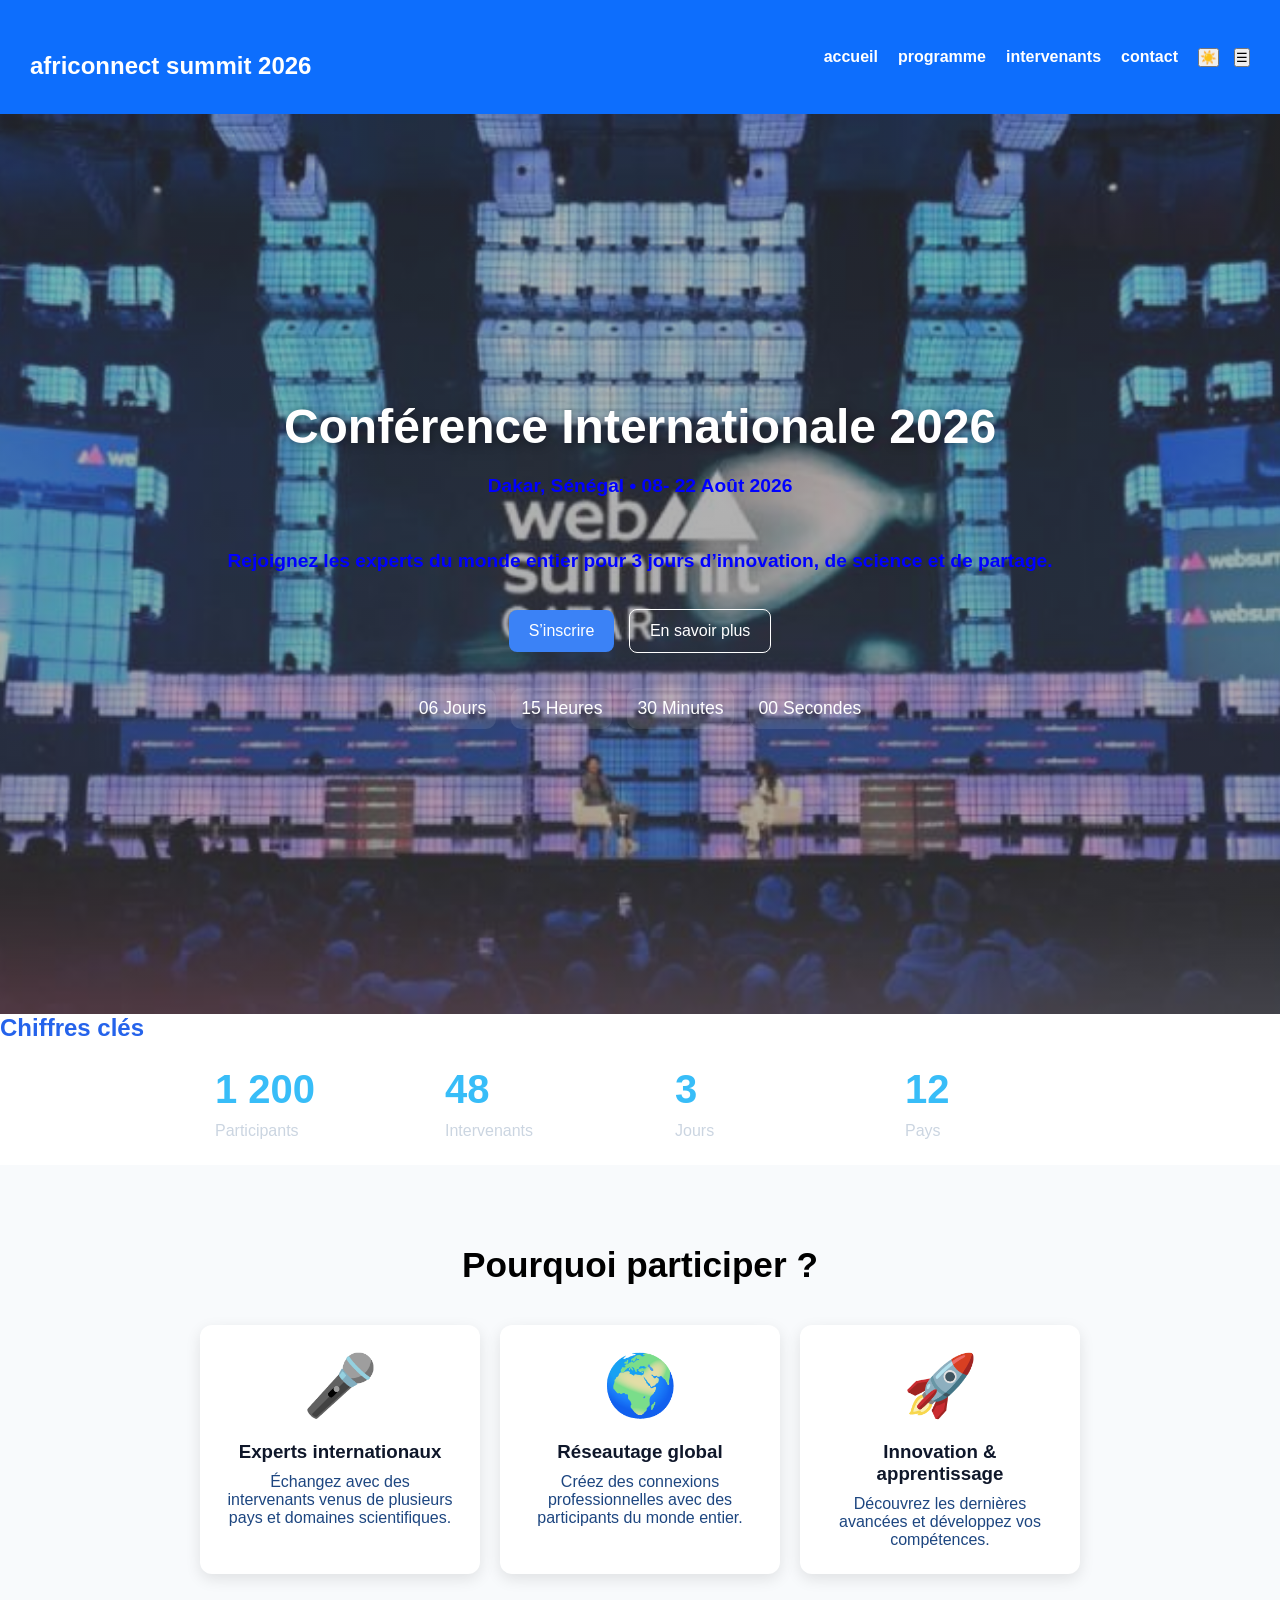
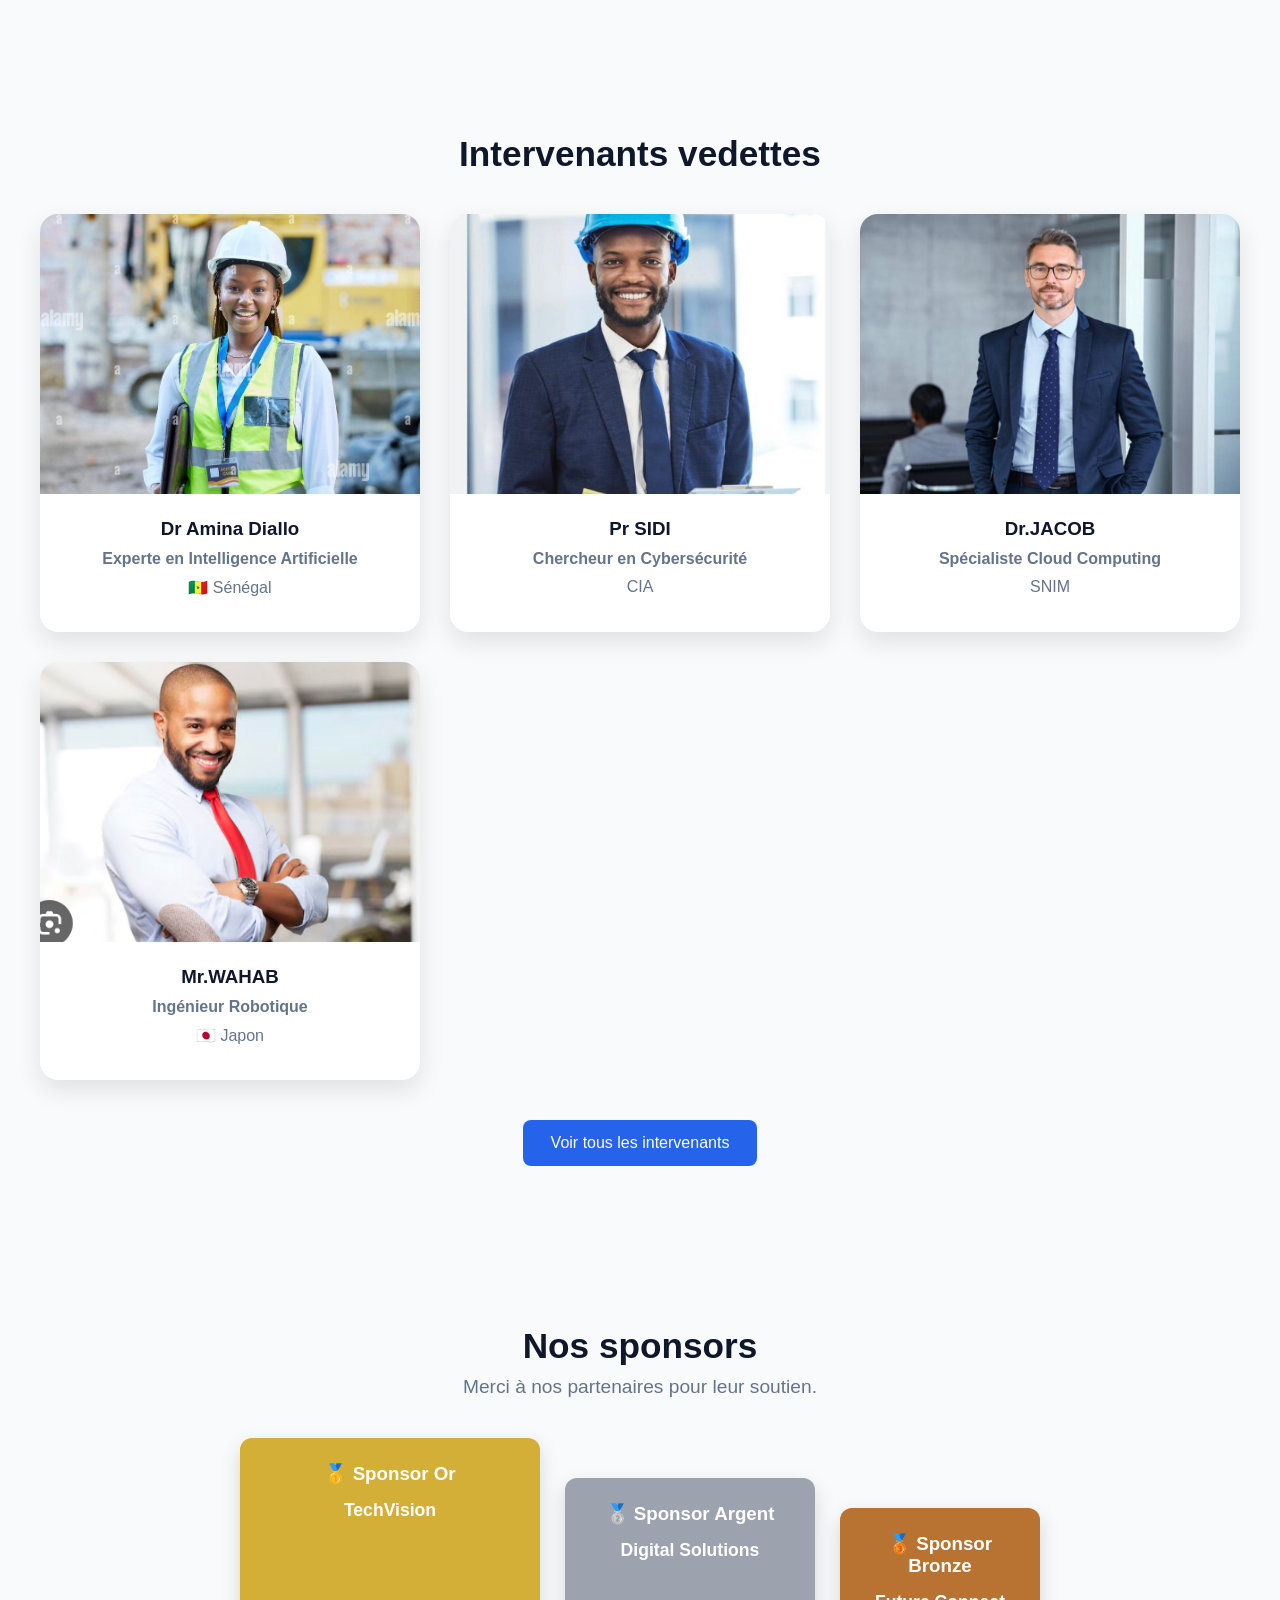
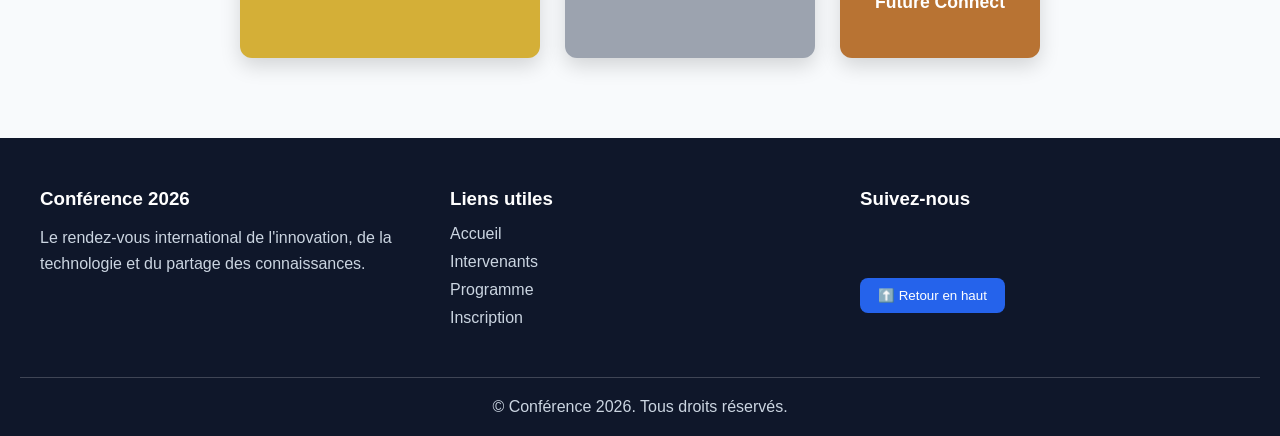
<file: index.html>
<!DOCTYPE html>
<html lang="en">
<head>
    <meta charset="UTF-8">
    <meta name="viewport" content="width=device-width, initial-scale=1.0">
    <title>Document</title>
    <link rel="stylesheet" href="css/style.css">
</head>
<body>
    <!--Navbar-->
<header class="navbar">
    <h1 class="logo">
            <a href="index.html">africonnect summit 2026</a>
            </h1>
    <nav>
        <div>
            
            
        
        <ul class="nav-links">
           
             <li><a href="index.html">accueil</a></li>
              <li><a href="programme.html">programme</a></li>
               <li><a href="intervenants.html">intervenants</a></li>
                <li><a href="contact.html">contact</a></li>
        </ul>
        </div>
        
    </nav>
    <div class="action">

    <button class="theme-togle"> ☀️</button>
    <button class="menu-toggle">☰</button>
    </div>
</header>
 <section class="hero">
  <div class="hero-content">
    <h1 class="fade-in">Conférence Internationale 2026</h1>

    <p class="subtitle fade-in">
      Dakar, Sénégal • 08- 22 Août 2026
    </p>

    <p class="description fade-in">
      Rejoignez les experts du monde entier pour 3 jours d’innovation, de science et de partage.
    </p>

    <div class="buttons fade-in">
      <button class="btn primary">S’inscrire</button>
      <button class="btn secondary">En savoir plus</button>
    </div>

    <div class="countdown fade-in">
      <div><span id="days">06</span> Jours</div>
      <div><span id="hours">15</span> Heures</div>
      <div><span id="minutes">30</span> Minutes</div>
      <div><span id="seconds">00</span> Secondes</div>
    </div>
  </div>
</section>
<section class="stats-section">
  <h2 class="title">Chiffres clés</h2>

  <div class="stats-grid">
    <div class="stat">
      <span class="number" data-target="1200">1 200</span>
      <p>Participants</p>
    </div>

    <div class="stat">
      <span class="number" data-target="48">48</span>
      <p>Intervenants</p>
    </div>

    <div class="stat">
      <span class="number" data-target="3">3</span>
      <p>Jours</p>
    </div>

    <div class="stat">
      <span class="number" data-target="12">12</span>
      <p>Pays</p>
    </div>
  </div>
</section>
<section class="why-participate">
  <h2>Pourquoi participer ?</h2>

  <div class="reasons">

    <div class="reason fade-up">
      <div class="icon">🎤</div>
      <h3>Experts internationaux</h3>
      <p>Échangez avec des intervenants venus de plusieurs pays et domaines scientifiques.</p>
    </div>

    <div class="reason fade-up">
      <div class="icon">🌍</div>
      <h3>Réseautage global</h3>
      <p>Créez des connexions professionnelles avec des participants du monde entier.</p>
    </div>

    <div class="reason fade-up">
      <div class="icon">🚀</div>
      <h3>Innovation & apprentissage</h3>
      <p>Découvrez les dernières avancées et développez vos compétences.</p>
    </div>

  </div>
</section>

<section class="featured-speakers">
    <h2>Intervenants vedettes</h2>

    <div class="speakers-grid">

        <div class="speaker-card">
            <img src="images/amina.jpeg" alt="Dr Amina Diallo">
            <h3>Dr Amina Diallo</h3>
            <p class="title">Experte en Intelligence Artificielle</p>
            <p class="country">🇸🇳 Sénégal</p>
        </div>

        <div class="speaker-card">
            <img src="images/sidi.jpeg" alt="Pr John Smith">
            <h3>Pr SIDI</h3>
            <p class="title">Chercheur en Cybersécurité</p>
            <p class="country">CIA</p>
        </div>

        <div class="speaker-card">
            <img src="images/jacob.jpeg" alt="Maria Garcia">
            <h3>Dr.JACOB</h3>
            <p class="title">Spécialiste Cloud Computing</p>
            <p class="country">SNIM</p>
        </div>

        <div class="speaker-card">
            <img src="images/wahab.jpeg" alt="Kenji Tanaka">
            <h3>Mr.WAHAB</h3>
            <p class="title">Ingénieur Robotique</p>
            <p class="country">🇯🇵 Japon</p>
        </div>

    </div>

    <a href="intervenants.html" class="btn-speakers">
        Voir tous les intervenants
    </a>
</section>

<section class="sponsors">
    <h2>Nos sponsors</h2>
    <p class="subtitle">Merci à nos partenaires pour leur soutien.</p>

    <div class="sponsors-container">

        <div class="sponsor gold">
            <h3>🥇 Sponsor Or</h3>
            <p>TechVision</p>
        </div>

        <div class="sponsor silver">
            <h3>🥈 Sponsor Argent</h3>
            <p>Digital Solutions</p>
        </div>

        <div class="sponsor bronze">
            <h3>🥉 Sponsor Bronze</h3>
            <p>Future Connect</p>
        </div>

    </div>
</section>

<footer class="footer">

    <div class="footer-container">

        <div class="footer-column">
            <h3>Conférence 2026</h3>
            <p>Le rendez-vous international de l'innovation, de la technologie et du partage des connaissances.</p>
        </div>

        <div class="footer-column">
            <h3>Liens utiles</h3>
            <ul>
                <li><a href="index.html">Accueil</a></li>
                <li><a href="intervenants.html">Intervenants</a></li>
                <li><a href="programme.html">Programme</a></li>
                <li><a href="inscription.html">Inscription</a></li>
            </ul>
        </div>

        <div class="footer-column">
            <h3>Suivez-nous</h3>

            <div class="social-icons">
                <a href="#"><i class="fab fa-facebook-f"></i></a>
                <a href="#"><i class="fab fa-x-twitter"></i></a>
                <a href="#"><i class="fab fa-instagram"></i></a>
                <a href="#"><i class="fab fa-linkedin-in"></i></a>
            </div>

            <button id="topBtn">⬆️ Retour en haut</button>
        </div>

    </div>

    <div class="footer-bottom">
        <p>&copy; <span id="year"></span> Conférence 2026. Tous droits réservés.</p>
    </div>

</footer>


 
 
</body>
</html>
</file>
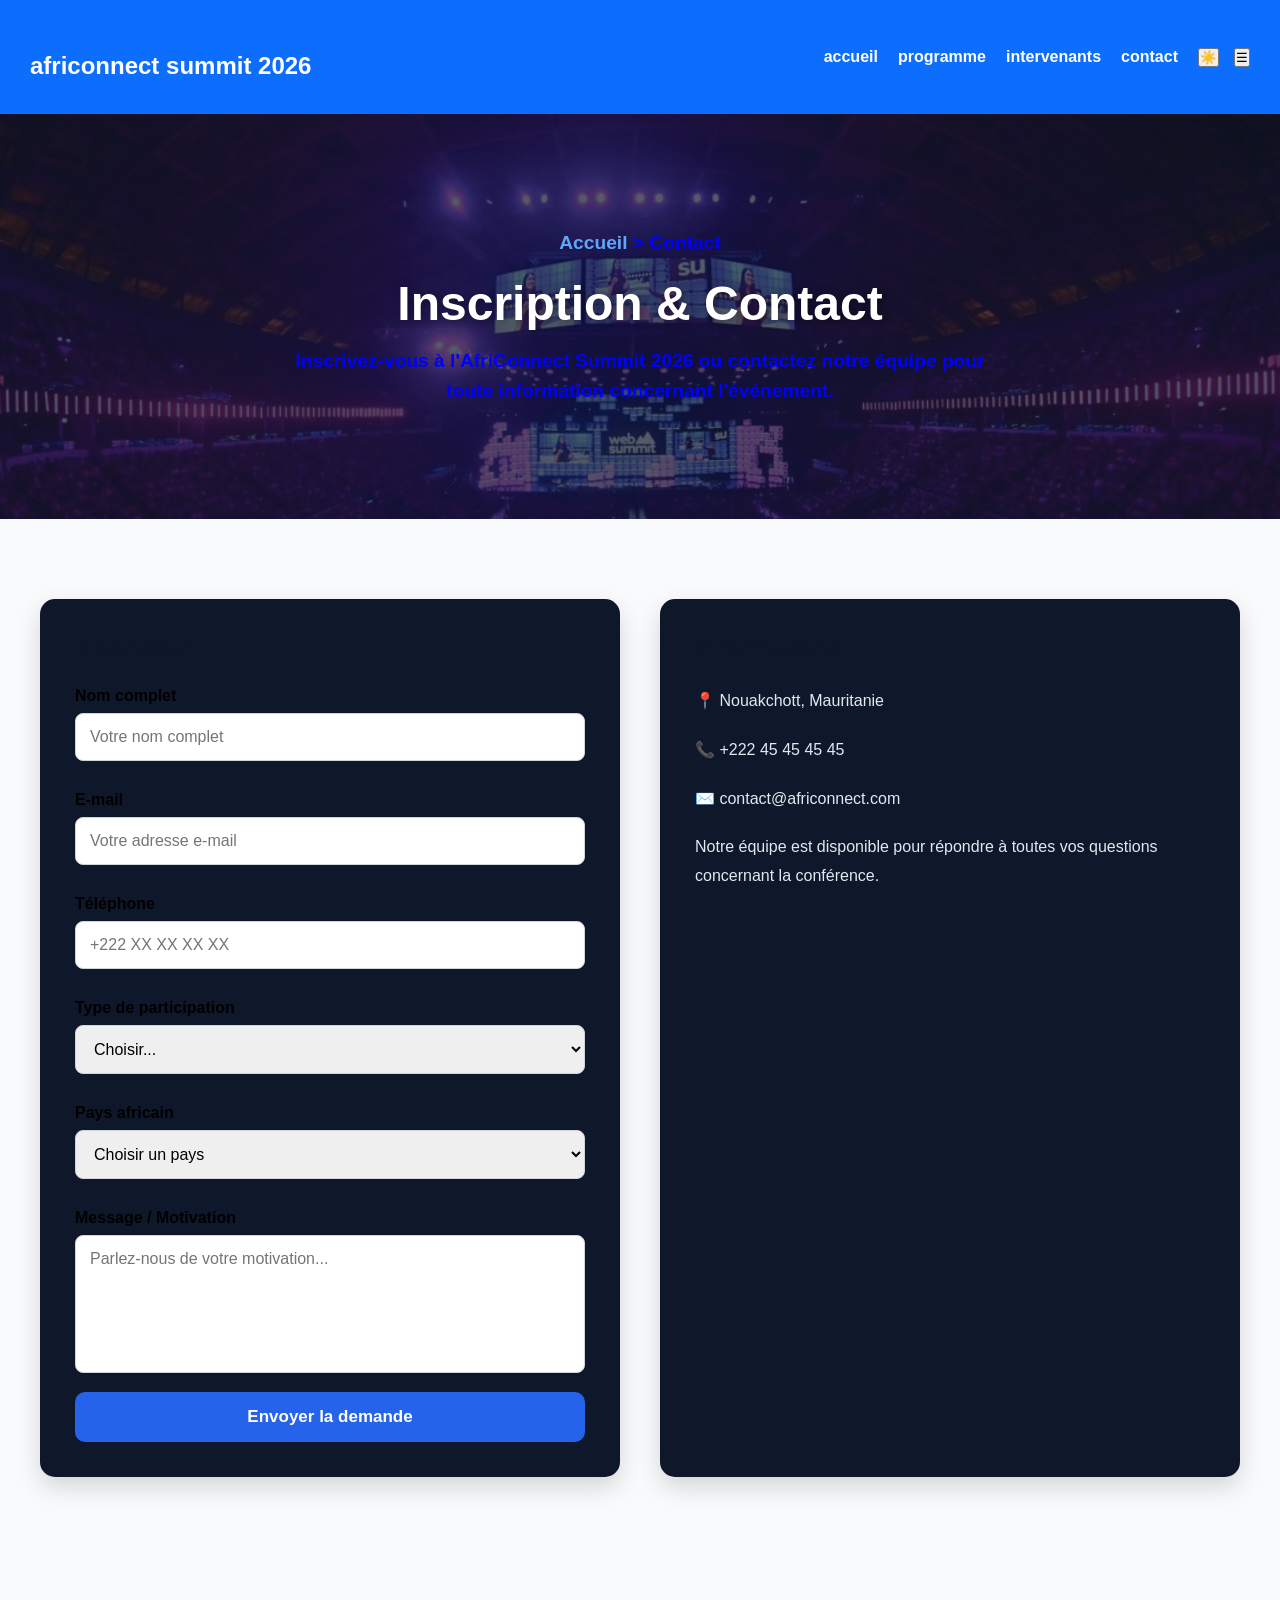
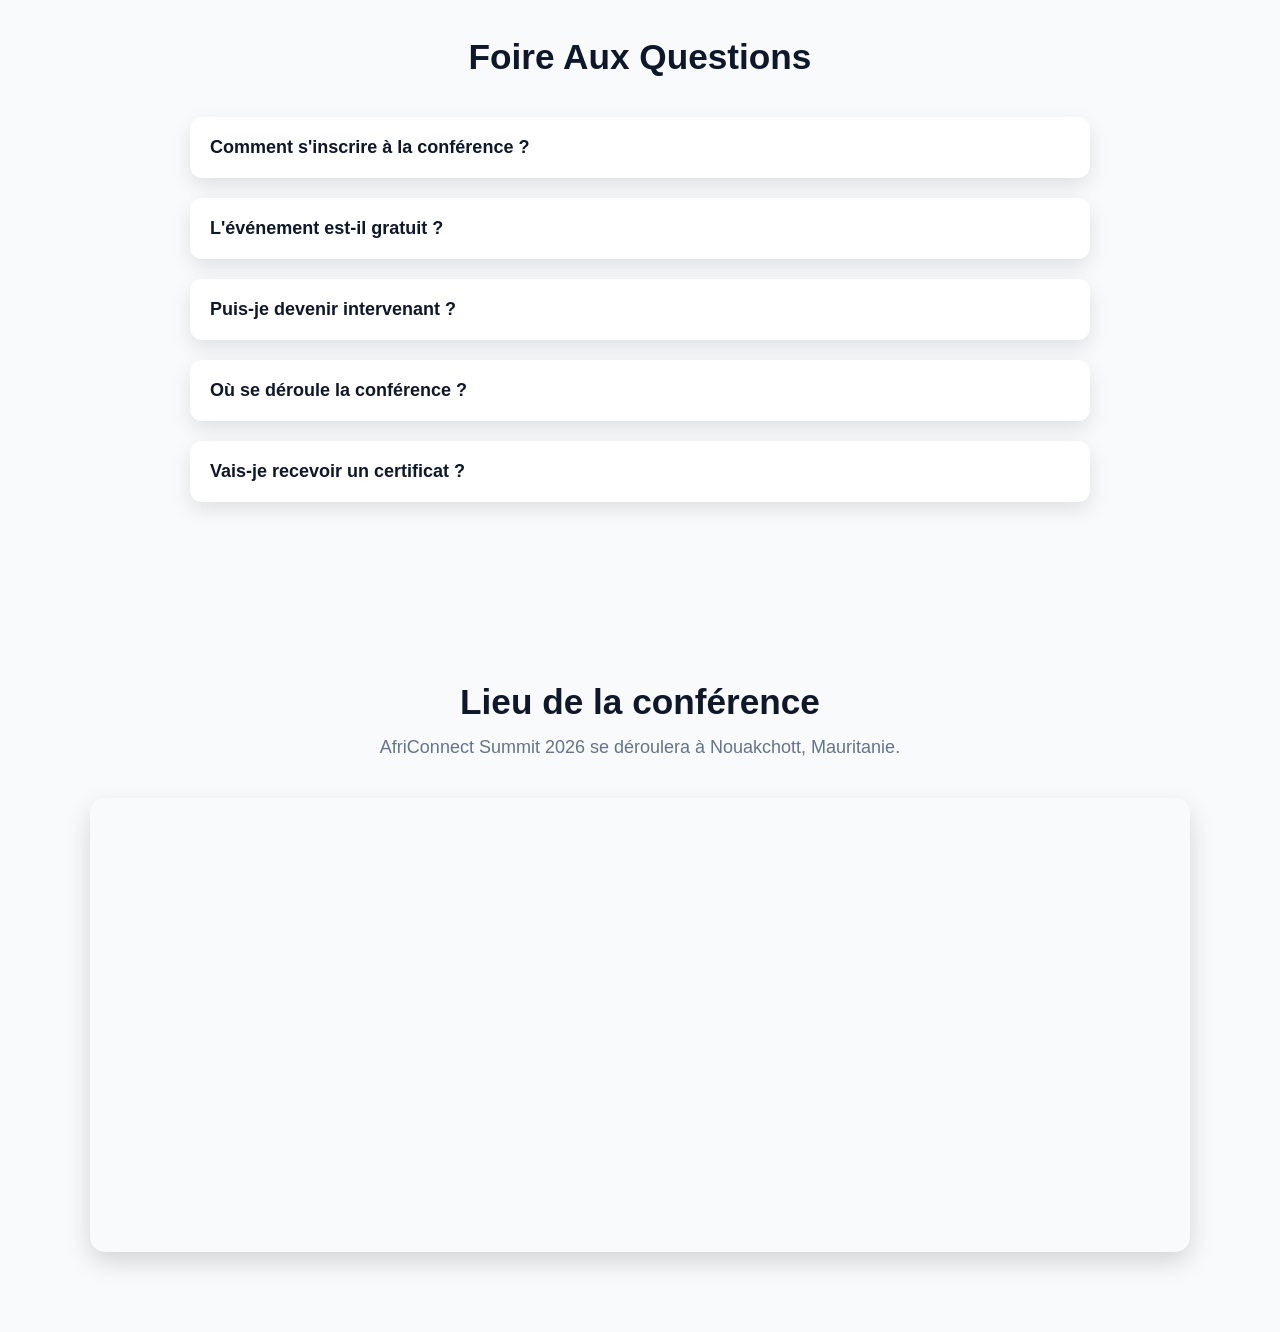
<file: contact.html>
<!DOCTYPE html>
<html lang="en">
<head>
    <meta charset="UTF-8">
    <meta name="viewport" content="width=device-width, initial-scale=1.0">
    <title>Document</title>
    <link rel="stylesheet" href="css/style.css">
</head>
<body>
    <header class="navbar">
        <h1 class="logo">
            <a href="index.html">africonnect summit 2026</a>
            </h1>
    <nav>
        <div>
           
        
        <ul class="nav-links">
           
             <li><a href="index.html">accueil</a></li>
              <li><a href="programme.html">programme</a></li>
               <li><a href="intervenants.html">intervenants</a></li>
                <li><a href="contact.html">contact</a></li>
        </ul>
        </div>
        
    </nav>
     
      <div class="action">

    <button class="theme-togle"> ☀️</button>
    <button class="menu-toggle">☰</button>
    </div>
</header>
<section class="page-hero">

    <div class="hero-content">

        <p class="breadcrumb">
            <a href="index.html">Accueil</a> &gt; Contact
        </p>

        <h1>Inscription & Contact</h1>

        <p>
            Inscrivez-vous à l'AfriConnect Summit 2026 ou contactez notre équipe
            pour toute information concernant l'événement.
        </p>

    </div>

</section>
<section class="contact-section">

    <div class="contact-container">

        <!-- Formulaire -->
        <div class="contact-form">

            <h2>Inscription</h2>

            <form>

                <label>Nom complet</label>
                <input type="text" placeholder="Votre nom complet" required>

                <label>E-mail</label>
                <input type="email" placeholder="Votre adresse e-mail" required>

                <label>Téléphone</label>
                <input type="tel" placeholder="+222 XX XX XX XX">

                <label>Type de participation</label>
                <select required>
                    <option value="">Choisir...</option>
                    <option>Participant</option>
                    <option>Intervenant</option>
                    <option>Sponsor</option>
                    <option>Presse</option>
                </select>

                <label>Pays africain</label>
                <select required>
                    <option value="">Choisir un pays</option>
                    <option>Sénégal</option>
                    <option>Mauritanie</option>
                    <option>Mali</option>
                    <option>Guinée</option>
                    <option>Côte d'Ivoire</option>
                    <option>Maroc</option>
                    <option>Algérie</option>
                    <option>Tunisie</option>
                    <option>Niger</option>
                    <option>Cameroun</option>
                </select>

                <label>Message / Motivation</label>

                <textarea rows="6"
                placeholder="Parlez-nous de votre motivation..."></textarea>

                <button type="submit">
                    Envoyer la demande
                </button>

            </form>

        </div>

        <!-- Informations -->
        <div class="contact-info">

            <h2>Informations</h2>

            <p>📍 Nouakchott, Mauritanie</p>

            <p>📞 +222 45 45 45 45</p>

            <p>✉️ contact@africonnect.com</p>

            <p>
                Notre équipe est disponible pour répondre
                à toutes vos questions concernant la conférence.
            </p>

        </div>

    </div>

</section>

<section class="faq">

    <h2>Foire Aux Questions</h2>

    <div class="faq-item">

        <input type="checkbox" id="faq1">

        <label for="faq1">
            Comment s'inscrire à la conférence ?
        </label>

        <div class="faq-content">
            <p>
                Remplissez le formulaire d'inscription et cliquez sur
                « Envoyer la demande ».
            </p>
        </div>

    </div>

    <div class="faq-item">

        <input type="checkbox" id="faq2">

        <label for="faq2">
            L'événement est-il gratuit ?
        </label>

        <div class="faq-content">
            <p>
                Oui, l'inscription est gratuite pour les participants
                sélectionnés.
            </p>
        </div>

    </div>

    <div class="faq-item">

        <input type="checkbox" id="faq3">

        <label for="faq3">
            Puis-je devenir intervenant ?
        </label>

        <div class="faq-content">
            <p>
                Oui. Choisissez « Intervenant » dans le formulaire
                d'inscription.
            </p>
        </div>

    </div>

    <div class="faq-item">

        <input type="checkbox" id="faq4">

        <label for="faq4">
            Où se déroule la conférence ?
        </label>

        <div class="faq-content">
            <p>
                La conférence se déroule à Nouakchott en Mauritanie.
            </p>
        </div>

    </div>

    <div class="faq-item">

        <input type="checkbox" id="faq5">

        <label for="faq5">
            Vais-je recevoir un certificat ?
        </label>

        <div class="faq-content">
            <p>
                Oui, un certificat de participation sera remis à tous
                les participants.
            </p>
        </div>

    </div>

</section>
<section class="map-section">

    <h2>Lieu de la conférence</h2>

    <p>
        AfriConnect Summit 2026 se déroulera à Nouakchott, Mauritanie.
    </p>

    <div class="map-container">

        <iframe
            src="https://www.google.com/maps?q=Nouakchott,Mauritania&output=embed"
            width="100%"
            height="450"
            style="border:0;"
            allowfullscreen=""
            loading="lazy">
        </iframe>

    </div>

</section>

    
</body>
</html>
</file>
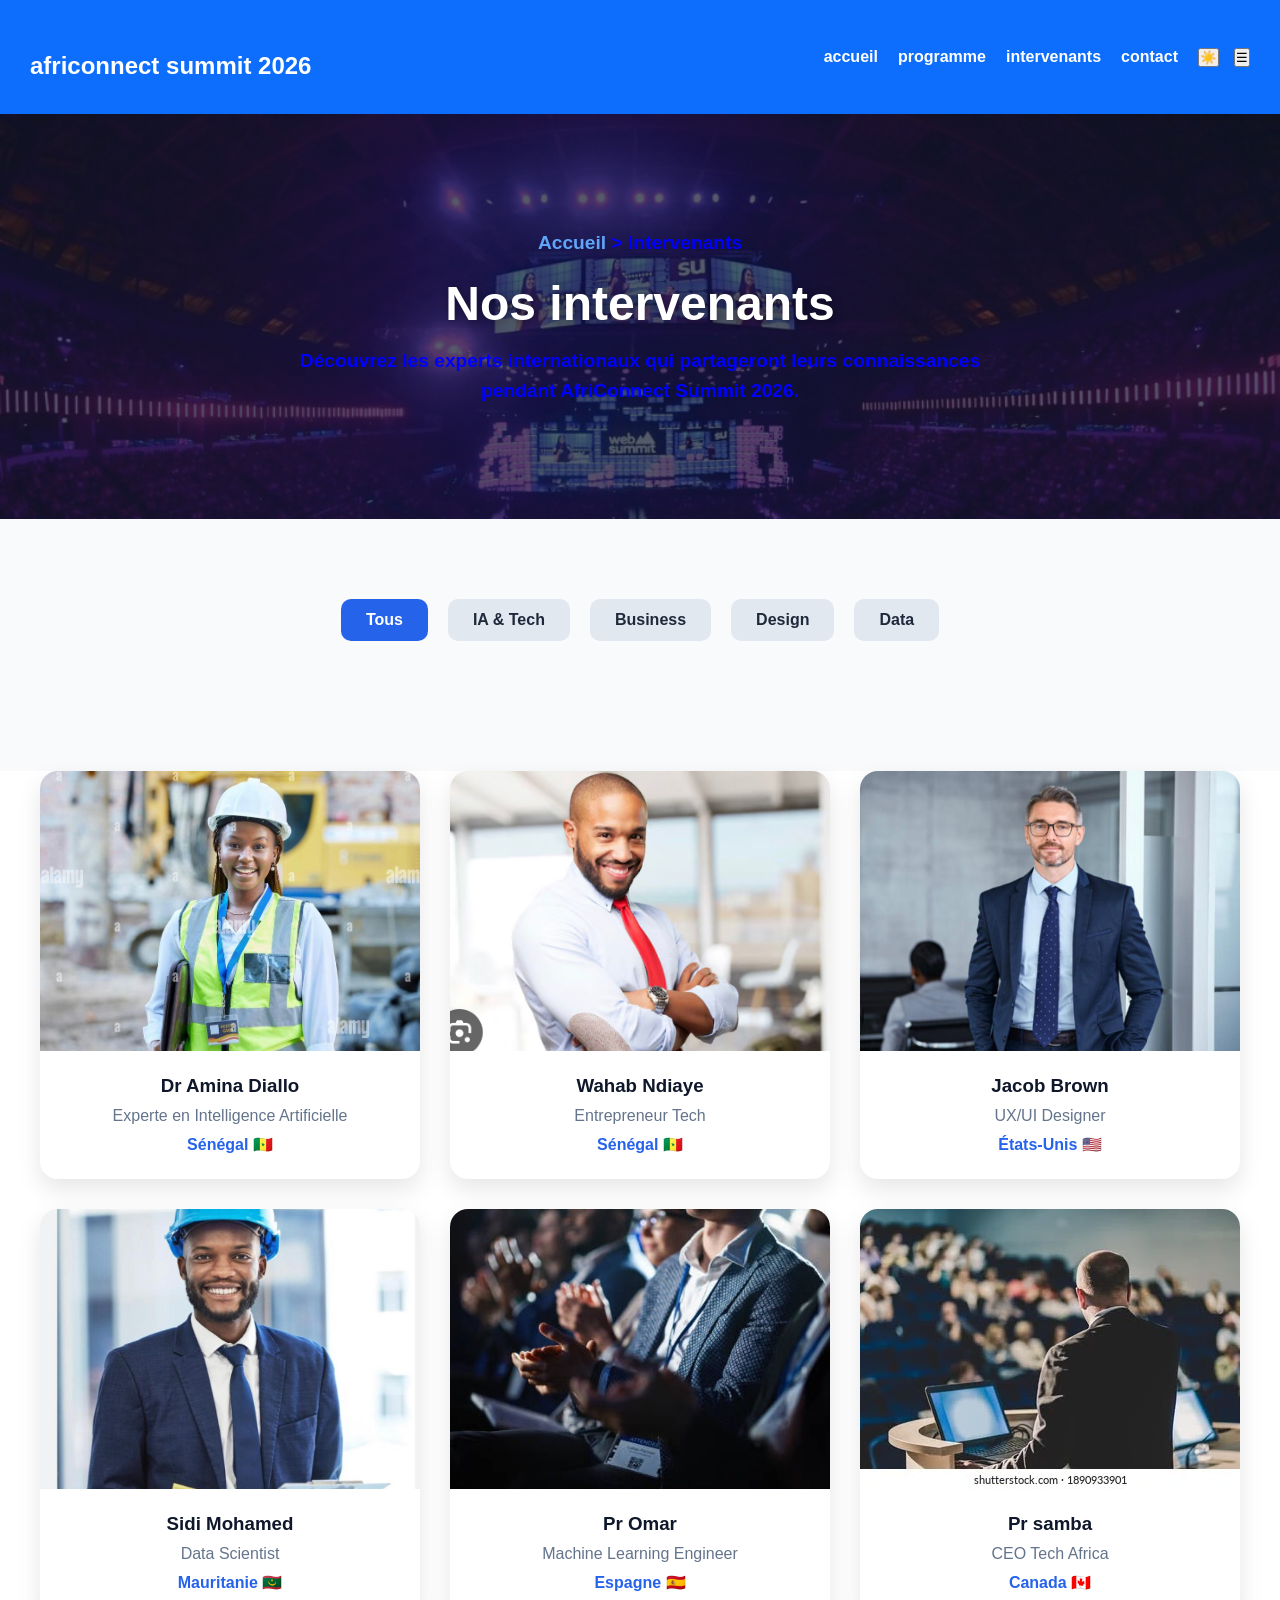
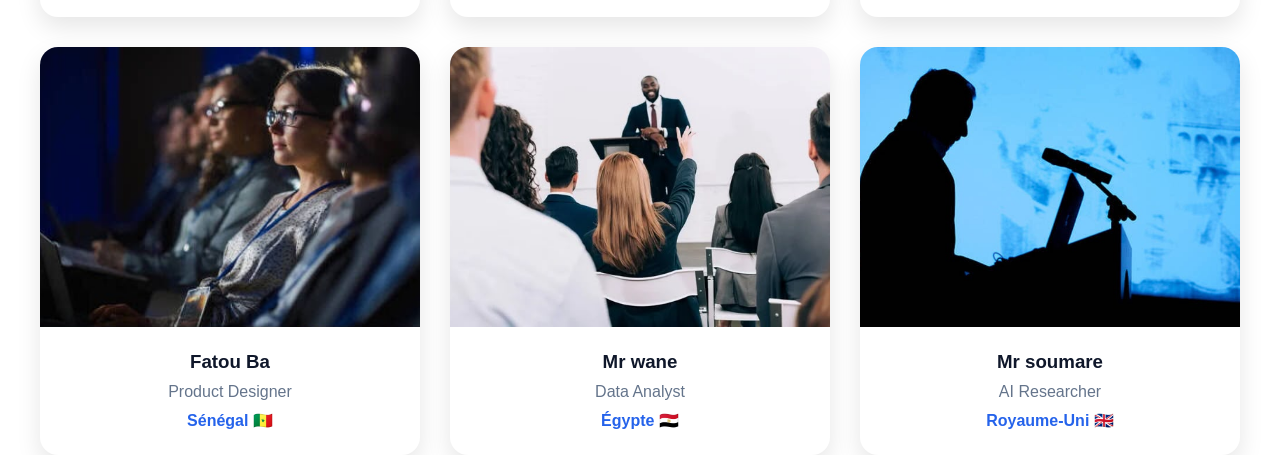
<file: intervenants.html>
<!DOCTYPE html>
<html lang="en">
<head>
    <meta charset="UTF-8">
    <meta name="viewport" content="width=device-width, initial-scale=1.0">
    <title>Document</title>
    <link rel="stylesheet" href="css/style.css">
</head>
<body>
    <header class="navbar">
        <h1 class="logo">
            <a href="index.html">africonnect summit 2026</a>
            </h1>
    <nav>
        <div>
           
        
        <ul class="nav-links">
           
             <li><a href="index.html">accueil</a></li>
              <li><a href="programme.html">programme</a></li>
               <li><a href="intervenants.html">intervenants</a></li>
                <li><a href="contact.html">contact</a></li>
        </ul>
        </div>
        
    </nav>
     <div class="action">

    <button class="theme-togle"> ☀️</button>
    <button class="menu-toggle">☰</button>
    </div>
       
</header>
<section class="page-hero">
    <div class="hero-content">
        <p class="breadcrumb">
            <a href="index.html">Accueil</a> &gt; Intervenants
        </p>

        <h1>Nos intervenants</h1>

        <p>
            Découvrez les experts internationaux qui partageront leurs
            connaissances pendant AfriConnect Summit 2026.
        </p>
    </div>
</section>
<section class="speakers">

    <div class="filters">

        <button class="filter-btn active" data-filter="all">Tous</button>

        <button class="filter-btn" data-filter="ia">IA & Tech</button>

        <button class="filter-btn" data-filter="business">Business</button>

        <button class="filter-btn" data-filter="design">Design</button>

        <button class="filter-btn" data-filter="data">Data</button>

    </div>
</section>
<div class="speakers-grid">

    <div class="speaker-card" data-category="ia">
        <img src="images/amina.jpeg" alt="Amina Diallo">
        <h3>Dr Amina Diallo</h3>
        <p>Experte en Intelligence Artificielle</p>
        <span>Sénégal 🇸🇳</span>
    </div>

    <div class="speaker-card" data-category="business">
        <img src="images/wahab.jpeg" alt="Wahab Ndiaye">
        <h3>Wahab Ndiaye</h3>
        <p>Entrepreneur Tech</p>
        <span>Sénégal 🇸🇳</span>
    </div>

    <div class="speaker-card" data-category="design">
        <img src="images/jacob.jpeg" alt="Jacob Brown">
        <h3>Jacob Brown</h3>
        <p>UX/UI Designer</p>
        <span>États-Unis 🇺🇸</span>
    </div>

    <div class="speaker-card" data-category="data">
        <img src="images/sidi.jpeg" alt="Sidi Mohamed">
        <h3>Sidi Mohamed</h3>
        <p>Data Scientist</p>
        <span>Mauritanie 🇲🇷</span>
    </div>

    <div class="speaker-card" data-category="ia">
        <img src="images/Omar.jpeg" alt="Maria Garcia">
        <h3>Pr  Omar</h3>
        <p>Machine Learning Engineer</p>
        <span>Espagne 🇪🇸</span>
    </div>

    <div class="speaker-card" data-category="business">
        <img src="images/samba.jpeg" alt="Paul Johnson">
        <h3>Pr samba</h3>
        <p>CEO Tech Africa</p>
        <span>Canada 🇨🇦</span>
    </div>

    <div class="speaker-card" data-category="design">
        <img src="images/fatou Ba.jpeg" alt="Fatou Ba">
        <h3>Fatou Ba</h3>
        <p>Product Designer</p>
        <span>Sénégal 🇸🇳</span>
    </div>

    <div class="speaker-card" data-category="data">
        <img src="images/wane.jpeg" alt="Ali Hassan">
        <h3>Mr wane</h3>
        <p>Data Analyst</p>
        <span>Égypte 🇪🇬</span>
    </div>

    <div class="speaker-card" data-category="ia">
        <img src="images/soumare.jpeg" alt="Grace Wilson">
        <h3>Mr soumare</h3>
        <p>AI Researcher</p>
        <span>Royaume-Uni 🇬🇧</span>
    </div>

</div>
    
</body>
</html>
</file>
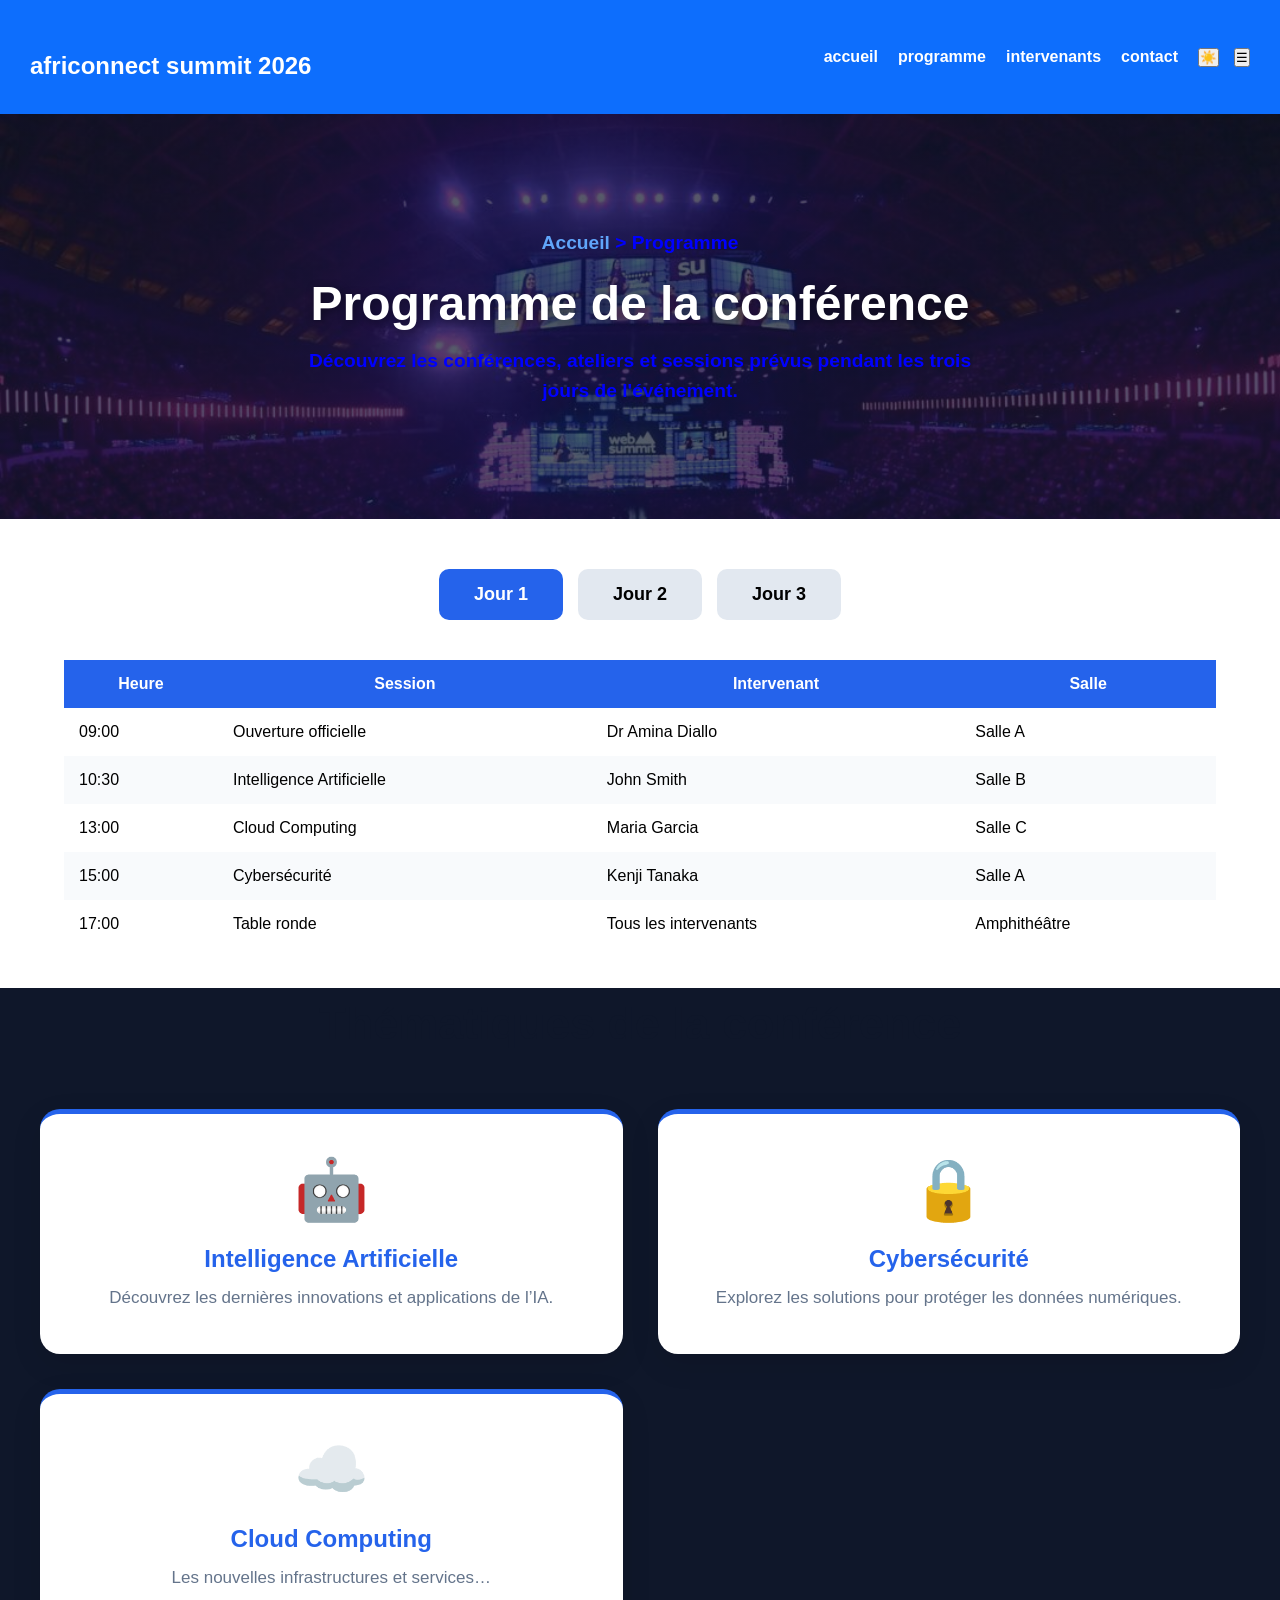
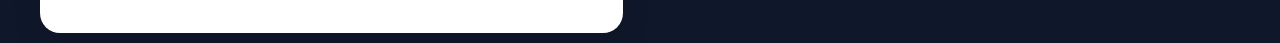
<file: programme.html>
<!DOCTYPE html>
<html lang="en">
<head>
    <meta charset="UTF-8">
    <meta name="viewport" content="width=device-width, initial-scale=1.0">
    <title>Document</title>
    <link rel="stylesheet" href="css/style.css">
</head>
<body>
    <header class="navbar">
        <h1 class="logo">
            <a href="index.html">africonnect summit 2026</a>
            </h1>
    <nav>
        <div>
           
        
        <ul class="nav-links">
           
             <li><a href="index.html">accueil</a></li>
              <li><a href="programme.html">programme</a></li>
               <li><a href="intervenants.html">intervenants</a></li>
                <li><a href="contact.html">contact</a></li>
                
        </ul>
        </div>
        
    </nav>
     
      <div class="action">

    <button class="theme-togle"> ☀️</button>
    <button class="menu-toggle">☰</button>
    </div>
</header>
<section class="page-hero">
    <div class="hero-content">
        <p class="breadcrumb">
            <a href="index.html">Accueil</a> &gt; Programme
        </p>

        <h1>Programme de la conférence</h1>

        <p>Découvrez les conférences, ateliers et sessions prévus pendant les trois jours de l'événement.</p>
    </div>
</section>
<div class="tabs">
    <button class="tab active" data-day="jour1">Jour 1</button>
    <button class="tab" data-day="jour2">Jour 2</button>
    <button class="tab" data-day="jour3">Jour 3</button>
</div>
<div id="jour1" class="planning active">

<table>

<thead>
<tr>
<th>Heure</th>
<th>Session</th>
<th>Intervenant</th>
<th>Salle</th>
</tr>
</thead>

<tbody>

<tr>
<td>09:00</td>
<td>Ouverture officielle</td>
<td>Dr Amina Diallo</td>
<td>Salle A</td>
</tr>

<tr>
<td>10:30</td>
<td>Intelligence Artificielle</td>
<td>John Smith</td>
<td>Salle B</td>
</tr>

<tr>
<td>13:00</td>
<td>Cloud Computing</td>
<td>Maria Garcia</td>
<td>Salle C</td>
</tr>

<tr>
<td>15:00</td>
<td>Cybersécurité</td>
<td>Kenji Tanaka</td>
<td>Salle A</td>
</tr>

<tr>
<td>17:00</td>
<td>Table ronde</td>
<td>Tous les intervenants</td>
<td>Amphithéâtre</td>
</tr>

</tbody>

</table>

</div>
<div id="jour2" class="planning">

<table>

<thead>
<tr>
<th>Heure</th>
<th>Session</th>
<th>Intervenant</th>
<th>Salle</th>
</tr>
</thead>

<tbody>

<tr>
<td>09:00</td>
<td>Innovation et technologies émergentes</td>
<td>Dr Sarah Ndiaye</td>
<td>Salle A</td>
</tr>

<tr>
<td>10:30</td>
<td>Data Science et analyse des données</td>
<td>Prof. David Martin</td>
<td>Salle B</td>
</tr>

<tr>
<td>13:00</td>
<td>Atelier développement web</td>
<td>Lucas Bernard</td>
<td>Salle C</td>
</tr>

<tr>
<td>15:00</td>
<td>Entrepreneuriat numérique</td>
<td>Emma Wilson</td>
<td>Salle A</td>
</tr>

<tr>
<td>17:00</td>
<td>Conférence de clôture du jour</td>
<td>Panel international</td>
<td>Amphithéâtre</td>
</tr>

</tbody>

</table>

</div>
<div id="jour3" class="planning">

<table>

<thead>
<tr>
<th>Heure</th>
<th>Session</th>
<th>Intervenant</th>
<th>Salle</th>
</tr>
</thead>

<tbody>

<tr>
<td>09:00</td>
<td>Robotique et automatisation</td>
<td><Mr class="WAHAB"></Mr></td>
<td>Salle A</td>
</tr>

<tr>
<td>10:30</td>
<td>Transformation digitale</td>
<td>JACOB</td>
<td>Salle B</td>
</tr>

<tr>
<td>13:00</td>
<td>Atelier intelligence artificielle</td>
<td>Dr Amina Diallo</td>
<td>Salle C</td>
</tr>

<tr>
<td>15:00</td>
<td>Future des technologies</td>
<td><Pr class="SIDI"></Pr></td>
<td>Salle A</td>
</tr>

<tr>
<td>17:00</td>
<td>Cérémonie de clôture</td>
<td>Comité de la conférence</td>
<td>Amphithéâtre</td>
</tr>

</tbody>

</table>

</div>
<section class="themes">

    <h2>Thématiques de la conférence</h2>

    <div class="themes-grid">

        <div class="theme reveal">
            <div class="icon">🤖</div>
            <h3>Intelligence Artificielle</h3>
            <p>
                Découvrez les dernières innovations et applications de l’IA.
            </p>
        </div>


        <div class="theme reveal">
            <div class="icon">🔒</div>
            <h3>Cybersécurité</h3>
            <p>
                Explorez les solutions pour protéger les données numériques.
            </p>
        </div>


        <div class="theme reveal">
            <div class="icon">☁️</div>
            <h3>Cloud Computing</h3>
            <p>
                Les nouvelles infrastructures et services…
                </p>
                
    
</body>
</html>
</file>
<file: css/style.css>
*{
    margin: 0;
    padding: 0;
    box-sizing: border-box;
}
.navbar{
    display: flex;
    justify-content: space-between;
    align-items: center;
    padding: 15px  30px;
    background-color: #0d6efd;
    
}
nav{
    margin-left: auto;
}
.logo a{
    color: white;
    text-decoration: none;
    font-size: 24px;
    font-weight: bold;

}
.nav-links{
    display: flex;
    list-style: none;
    gap: 20px;
    
}
.nav-links a{
    text-decoration: none;
    color: white;
    font-weight: 600;

}
.nav-links a:hover{
    color: yellow;
}
* {
  margin: 0;
  padding: 0;
  box-sizing: border-box;
  font-family: Arial, sans-serif;
}
.action{
  display: flex;
  align-items: center;
  gap: 15px;
  margin-left: 20px;
}

.hero {
  min-height: 100vh;
  display: flex;
  align-items: center;
  justify-content: center;
  text-align: center;
  background: linear-gradient(rgba(80, 80, 80, 0.4), rgba(80, 80, 80, 0.5)), url("../images/photo.jpeg") no-repeat center center;
  background-size: cover;
  background-position: center;
  color: white;
  padding: 20px;
}

.hero-content {
  max-width: 800px;
}

.hero-content p{
  font-size: 2.5rem;
  color: blue;
  font-weight: bold;
}
h1 {
  font-size: 4rem;
  margin-bottom: 10px;
}

.subtitle {
  font-size: 1.2rem;
  color: #cbd5e1;
  margin-bottom: 10px;
}

.description {
  margin-bottom: 25px;
  color: #94a3b8;
}

.buttons {
  margin-bottom: 30px;
}

.btn {
  padding: 12px 20px;
  border: none;
  margin: 5px;
  cursor: pointer;
  border-radius: 8px;
  font-size: 1rem;
  transition: 0.3s;
}

.primary {
  background: #3b82f6;
  color: white;
}

.primary:hover {
  background: #2563eb;
}

.secondary {
  background: transparent;
  border: 1px solid white;
  color: white;
}

.secondary:hover {
  background: white;
  color: black;
}

.countdown {
  display: flex;
  justify-content: center;
  gap: 15px;
  font-size: 1.1rem;
}

.countdown div {
  background: rgba(255,255,255,0.1);
  padding: 10px;
  border-radius: 10px;
  min-width: 80px;
}

/* Animation apparition */
.fade-in {
  opacity: 0;
  transform: translateY(20px);
  animation: fadeIn 1s forwards;
}

.fade-in:nth-child(1) { animation-delay: 0.2s; }
.fade-in:nth-child(2) { animation-delay: 0.4s; }
.fade-in:nth-child(3) { animation-delay: 0.6s; }
.fade-in:nth-child(4) { animation-delay: 0.8s; }
.fade-in:nth-child(5) { animation-delay: 1s; }

@keyframes fadeIn {
  to {
    opacity: 1;
    transform: translateY(0);
  }
}
.stats-grid {
  display: grid;
  grid-template-columns: repeat(auto-fit, minmax(150px, 1fr));
  gap: 20px;
  max-width: 900px;
  margin: auto;
}

.stat {
  background: rgba(255, 255, 255, 0.05);
  padding: 25px;
  border-radius: 12px;
  transition: transform 0.3s ease;
}

.stat:hover {
  transform: translateY(-5px);
}

.number {
  font-size: 2.5rem;
  font-weight: bold;
  display: block;
  color: #38bdf8;
}

.stat p {
  margin-top: 10px;
  color: #cbd5e1;
}

.why-participate {
  padding: 80px 20px;
  text-align: center;
  background: #f8fafc;
}

.why-participate h2 {
  font-size: 2.2rem;
  margin-bottom: 40px;
}

.reasons {
  display: flex;
  justify-content: center;
  gap: 20px;
  flex-wrap: wrap;
}

.reason {
  background: white;
  padding: 25px;
  border-radius: 12px;
  width: 280px;
  box-shadow: 0 5px 15px rgba(0,0,0,0.1);
  transition: transform 0.3s ease;
  opacity: 1;
  transform: none;
}

.reason:hover {
  transform: translateY(-5px);
}

.icon {
  font-size: 2.5rem;
  margin-bottom: 10px;
}

.reason h3 {
  margin-bottom: 10px;
  color: #0f172a;
}

.reason p {
  color: #1d4680;
}

/* Animation scroll */
.reason.show {
  opacity: 1;
  transform: translateY(0);
  transition: all 0.6s ease;
}

.featured-speakers{
    padding:80px 20px;
    background:#f8fafc;
    text-align:center;
}

.featured-speakers h2{
    font-size:2.2rem;
    margin-bottom:40px;
    color:#0f172a;
}

.speakers-grid{
    display:grid;
    grid-template-columns:repeat(auto-fit,minmax(240px,1fr));
    gap:25px;
    max-width:1100px;
    margin:auto;
}

.speaker-card{
    background:#fff;
    border-radius:12px;
    overflow:hidden;
    box-shadow:0 5px 15px rgba(0,0,0,.1);
    transition:.3s;
}

.speaker-card:hover{
    transform:translateY(-8px);
    box-shadow:0 10px 25px rgba(0,0,0,.2);
}

.speaker-card img{
    width:100%;
    height:250px;
    object-fit:cover;
}

.speaker-card h3{
    margin:15px 0 8px;
    color:#0f172a;
}

.title{
    color:#2563eb;
    font-weight:600;
}

.country{
    margin:10px 0 20px;
    color:#64748b;
}

.btn-speakers{
    display:inline-block;
    margin-top:40px;
    padding:14px 28px;
    background:#2563eb;
    color:#fff;
    text-decoration:none;
    border-radius:8px;
    transition:.3s;
}

.btn-speakers:hover{
    background:#1d4ed8;
}

.sponsors{
    padding:80px 20px;
    background:#f8fafc;
    text-align:center;
}

.sponsors h2{
    font-size:2.2rem;
    color:#0f172a;
    margin-bottom:10px;
}

.subtitle{
    color:#64748b;
    margin-bottom:40px;
}

.sponsors-container{
    display:flex;
    justify-content:center;
    align-items:flex-end;
    gap:25px;
    flex-wrap:wrap;
}

.sponsor{
    border-radius:12px;
    padding:25px;
    color:#fff;
    font-weight:bold;
    box-shadow:0 8px 20px rgba(0,0,0,.15);
    transition:transform .3s ease;
}

.sponsor:hover{
    transform:translateY(-8px);
}

/* Sponsor Or */
.gold{
    width:300px;
    min-height:220px;
    background:#d4af37;
}

/* Sponsor Argent */
.silver{
    width:250px;
    min-height:180px;
    background:#9ca3af;
}

/* Sponsor Bronze */
.bronze{
    width:200px;
    min-height:150px;
    background:#b87333;
}

.sponsor h3{
    margin-bottom:15px;
}

.sponsor p{
    font-size:1.1rem;
}

.footer{
    background:#0f172a;
    color:#fff;
    padding:50px 20px 20px;
}

.footer-container{
    display:flex;
    justify-content:space-between;
    gap:30px;
    flex-wrap:wrap;
    max-width:1200px;
    margin:auto;
}

.footer-column{
    flex:1;
    min-width:250px;
}

.footer-column h3{
    margin-bottom:15px;
}

.footer-column p{
    line-height:1.6;
    color:#cbd5e1;
}

.footer-column ul{
    list-style:none;
    padding:0;
}

.footer-column ul li{
    margin-bottom:10px;
}

.footer-column ul li a{
    color:#cbd5e1;
    text-decoration:none;
}

.footer-column ul li a:hover{
    color:#38bdf8;
}

.social-icons{
    margin:20px 0;
}

.social-icons a{
    color:white;
    font-size:24px;
    margin-right:15px;
    transition:0.3s;
}

.social-icons a:hover{
    color:#38bdf8;
}

#topBtn{
    padding:10px 18px;
    border:none;
    border-radius:8px;
    background:#2563eb;
    color:white;
    cursor:pointer;
    transition:0.3s;
}

#topBtn:hover{
    background:#1d4ed8;
}

.footer-bottom{
    text-align:center;
    margin-top:40px;
    border-top:1px solid rgba(255,255,255,.2);
    padding-top:20px;
    color:#cbd5e1;
}
.page-hero {
    min-height: 45vh;
    
    display: flex;
    align-items: center;
    justify-content: center;
    text-align: center;

    color: white;

    background:
    linear-gradient(
        rgba(15,23,42,0.7),
        rgba(15,23,42,0.7)
    ),
    url("../images/programme.jpeg");

    background-size: cover;
    background-position: center;
    background-repeat: no-repeat;
}
.hero-content{
    max-width: 900px;
    margin: auto;padding: 20px;
}


.hero-content h1 {
    font-size: 3.5rem;
    font-weight: 700;
    color: white;
    margin-bottom: 15px;
    text-shadow: 2px 2px 10px rgba(0,0,0,0.4);
}


.breadcrumb {
    margin-bottom: 20px;
    color: #cbd5e1;
}


.breadcrumb a {
    color: #38bdf8;
    text-decoration: none;
}


.hero-content p:last-child {
    font-size: 1.2rem;
    color: blue;
    max-width: 700px;
    margin: 0 auto;
    line-height: 1.6;
}
.tabs {
    display: flex;
    justify-content: center;
    gap: 15px;
    margin: 50px 0 30px;
}


.tab {
    padding: 15px 35px;
    border: none;
    border-radius: 10px;
    background: #e2e8f0;
    cursor: pointer;
    font-size: 18px;
    transition: 0.3s;
    font-weight: bold;
}


.tab:hover,
.tab.active {
    background: #2563eb;
    color: white;
}


/* Cacher les plannings */
.planning {
    display: none;
}


/* Afficher le planning actif */
.planning.active {
    display: block;
}

.themes {
    padding: 10px 20px;
    background: #0f172a;
    text-align: center;
}


.themes h2 {
    font-size: 2.8rem;
    font-weight: 700;
    color: #0f172a;
    margin-bottom: 60px;
}


/* Grille 2 x 2 */
.themes-grid {

    display: grid;

    grid-template-columns: repeat(2, 1fr);

    gap: 35px;

    max-width: 1200px;

    margin: auto;
}
table{
    width: 90%;
    margin: 40px auto;
    border-collapse: collapse;
    background: white;
    box-shadow: 0 8px 20px rgba(0,0,0,0,1);
}
th{
    background: #2563eb;
    color: white;
    padding: 15px;
}
td{
    padding: 15px;
    border: 15px;
}
tbody tr:nth-child(even){
    background: #f8fafc;
}
tbody tr:hover{
    background: #dbeafe;
}



.theme {

    background: #fff;

    padding: 40px 30px;

    border-radius: 20px;

    box-shadow: 0  10px 30px rgba(0,0,0,0.1);

    transition: 0.4s;
    border-top: 5px solid #2563eb;

}



.theme:hover {

    transform: translateY(-12px);
    box-shadow: 0 20px 40px rgba(37, 99, 235, 25);

}



.icon {

    font-size: 60px;

    margin-bottom: 20px;

}



.theme h3 {

    color: #2563eb;
    font-size: 1.5rem;

    margin-bottom: 10px;

}



.theme p {

    color: #64748b;

    line-height: 1.8;
    font-size: 17px;

}
.page-hero{
    min-height:45vh;
    display:flex;
    justify-content:center;
    align-items:center;
    text-align:center;
    color:white;
    background:
    linear-gradient(rgba(15,23,42,.7),rgba(15,23,42,.7)),
    url("../images/arriere.jpeg");

    background-size:cover;
    background-position:center;
    background-repeat:no-repeat;
}

.hero-content{
    max-width:900px;
    padding:20px;
}

.hero-content h1{
    font-size:3rem;
    margin-bottom:15px;
}

.hero-content p{
    font-size:1.2rem;
    line-height:1.8;
}

.breadcrumb{
    margin-bottom:15px;
}

.breadcrumb a{
    color:#60a5fa;
    text-decoration:none;
}
.page-hero{
    min-height:45vh;
    display:flex;
    justify-content:center;
    align-items:center;
    text-align:center;
    color:white;
    background:
    linear-gradient(rgba(15,23,42,.7),rgba(15,23,42,.7)),
    url("../images/programme.jpeg");

    background-size:cover;
    background-position:center;
    background-repeat:no-repeat;
}

.hero-content{
    max-width:900px;
    padding:20px;
}

.hero-content h1{
    font-size:3rem;
    margin-bottom:15px;
}

.hero-content p{
    font-size:1.2rem;
    line-height:1.8;
}

.breadcrumb{
    margin-bottom:15px;
}

.breadcrumb a{
    color:#60a5fa;
    text-decoration:none;
}
.speakers{
    padding:80px 20px;
    background:#f8fafc;
}

.filters{
    display:flex;
    justify-content:center;
    gap:20px;
    flex-wrap:wrap;
    margin-bottom:50px;
}

.filter-btn{
    padding:12px 25px;
    border:none;
    border-radius:10px;
    background:#e2e8f0;
    color:#1e293b;
    font-size:16px;
    font-weight:600;
    cursor:pointer;
    transition:.3s;
}

.filter-btn:hover{
    background:#2563eb;
    color:white;
}

.filter-btn.active{
    background:#2563eb;
    color:white;
}
.speakers-grid{
    display:grid;
    grid-template-columns:repeat(3,1fr);
    gap:30px;
    max-width:1200px;
    margin:auto;
}

.speaker-card{
    background:#fff;
    border-radius:18px;
    overflow:hidden;
    text-align:center;
    box-shadow:0 10px 25px rgba(0,0,0,.1);
    transition:.4s;
    padding-bottom:25px;
}

.speaker-card:hover{
    transform:translateY(-10px);
    box-shadow:0 20px 40px rgba(37,99,235,.25);
}

.speaker-card img{
    width:100%;
    height:280px;
    object-fit:cover;
}

.speaker-card h3{
    margin-top:20px;
    color:#0f172a;
}

.speaker-card p{
    color:#64748b;
    margin:10px 20px;
}

.speaker-card span{
    color:#2563eb;
    font-weight:bold;
}

@media(max-width:992px){
    .speakers-grid{
        grid-template-columns:repeat(2,1fr);
    }
}

@media(max-width:768px){
    .speakers-grid{
        grid-template-columns:1fr;
    }
}

.page-hero{
    min-height:45vh;
    display:flex;
    justify-content:center;
    align-items:center;
    text-align:center;
    color:white;

    background:
    linear-gradient(rgba(15,23,42,.7),rgba(15,23,42,.7)),
    url("../images/programme.jpeg");

    background-size:cover;
    background-position:center;
    background-repeat:no-repeat;
}

.hero-content{
    max-width:900px;
    padding:20px;
}

.hero-content h1{
    font-size:3rem;
    margin-bottom:15px;
}

.hero-content p{
    font-size:1.2rem;
    line-height:1.8;
}

.breadcrumb{
    margin-bottom:15px;
}

.breadcrumb a{
    color:#60a5fa;
    text-decoration:none;
}

.breadcrumb a:hover{
    color:white;
}
.contact-section{
    padding:80px 20px;
    background:#f8fafc;
}

.contact-container{
    max-width:1200px;
    margin:auto;
    display:flex;
    gap:40px;
}

.contact-form,
.contact-info{
    flex:1;
    background:#0f172a;
    padding:35px;
    border-radius:15px;
    box-shadow:0 10px 25px rgba(0,0,0,.15);
}

.contact-form h2,
.contact-info h2{
    margin-bottom:25px;
    color:#0f172a;
}

.contact-form label{
    display:block;
    margin-top:15px;
    margin-bottom:8px;
    font-weight:600;
}

.contact-form input,
.contact-form select,
.contact-form textarea{
    width:100%;
    padding:14px;
    border:1px solid #d1d5db;
    border-radius:8px;
    font-size:16px;
    margin-bottom:15px;
}

.contact-form textarea{
    resize:none;
}

.contact-form button{
    width:100%;
    padding:15px;
    border:none;
    border-radius:10px;
    background:#2563eb;
    color:white;
    font-size:17px;
    font-weight:bold;
    cursor:pointer;
    transition:.3s;
}

.contact-form button:hover{
    background:#1d4ed8;
}

.contact-info p{
    margin-bottom:20px;
    line-height:1.8;
    color:#e2e8f0;
}

@media(max-width:768px){

    .contact-container{
        flex-direction:column;
    }

}
.faq{
    padding:80px 20px;
    background:#f8fafc;
}

.faq h2{
    text-align:center;
    margin-bottom:40px;
    font-size:2.2rem;
    color:#0f172a;
}

.faq-item{
    max-width:900px;
    margin:20px auto;
    background:white;
    border-radius:12px;
    box-shadow:0 8px 20px rgba(0,0,0,.1);
    overflow:hidden;
}

.faq-item input{
    display:none;
}

.faq-item label{
    display:block;
    padding:20px;
    font-size:18px;
    font-weight:bold;
    cursor:pointer;
    color:#0f172a;
    transition:.3s;
}

.faq-item label:hover{
    background:#2563eb;
    color:white;
}

.faq-content{
    max-height:0;
    overflow:hidden;
    transition:max-height .5s ease,padding .5s ease;
    padding:0 20px;
    color:#475569;
}

.faq-item input:checked + label + .faq-content{
    max-height:200px;
    padding:20px;
}
.map-section{
    padding:80px 20px;
    background:#f8fafc;
    text-align:center;
}

.map-section h2{
    font-size:2.2rem;
    color:#0f172a;
    margin-bottom:15px;
}

.map-section p{
    color:#64748b;
    margin-bottom:40px;
    font-size:18px;
}

.map-container{
    max-width:1100px;
    margin:auto;
    border-radius:15px;
    overflow:hidden;
    box-shadow:0 10px 25px rgba(0,0,0,.15);
}

.map-container iframe{
    width:100%;
    height:450px;
    border:0;
}
</file>
